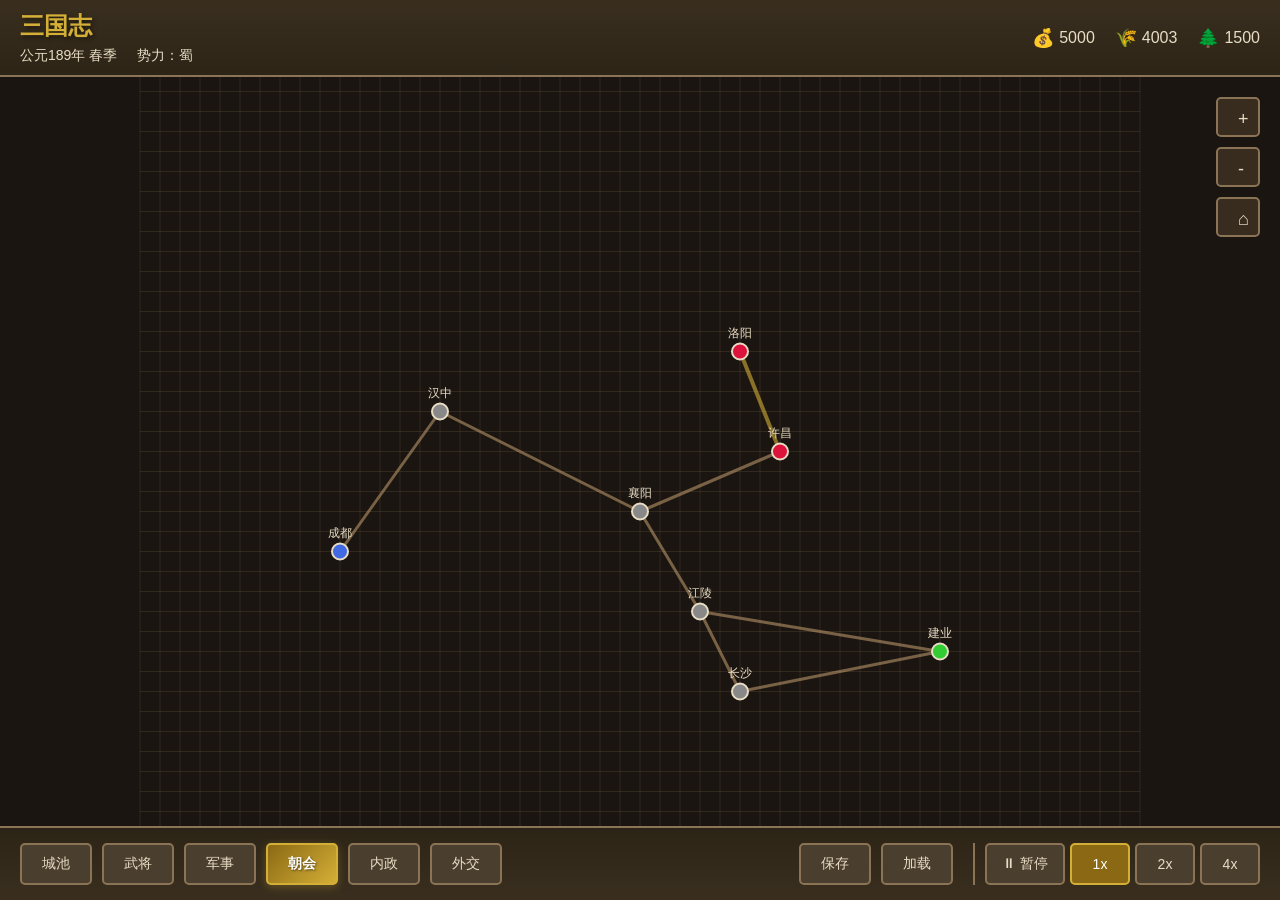
<file: index.html>
<!DOCTYPE html>
<html lang="zh-CN">
<head>
    <meta charset="UTF-8">
    <meta name="viewport" content="width=device-width, initial-scale=1.0">
    <title>三国志策略游戏</title>
    <link rel="stylesheet" href="css/style.css">
</head>
<body>
    <!-- 顶部信息栏 -->
    <header id="game-header">
        <div class="header-left">
            <h1>三国志</h1>
            <div class="game-info">
                <span id="current-date">公元189年 春季</span>
                <span id="player-faction">势力：蜀</span>
            </div>
        </div>
        <div class="header-right">
            <div class="resource-info">
                <span class="resource">
                    <span class="resource-icon">💰</span>
                    <span id="gold">1000</span>
                </span>
                <span class="resource">
                    <span class="resource-icon">🌾</span>
                    <span id="food">1000</span>
                </span>
                <span class="resource">
                    <span class="resource-icon">🌲</span>
                    <span id="wood">500</span>
                </span>
            </div>
        </div>
    </header>

    <!-- 地图容器 -->
    <main id="game-container">
        <canvas id="game-map"></canvas>
        
        <!-- 地图控制按钮 -->
        <div id="map-controls">
            <button id="zoom-in" title="放大">+</button>
            <button id="zoom-out" title="缩小">-</button>
            <button id="reset-view" title="重置视图">⌂</button>
        </div>

        <!-- 信息面板 -->
        <div id="info-panel" class="panel hidden">
            <div class="panel-header">
                <h3 id="panel-title">信息</h3>
                <button class="close-btn">×</button>
            </div>
            <div class="panel-content" id="panel-content">
                <!-- 动态内容 -->
            </div>
        </div>
    </main>

    <!-- 底部控制栏 -->
    <footer id="game-footer">
        <div class="control-buttons">
            <button id="btn-cities">城池</button>
            <button id="btn-generals">武将</button>
            <button id="btn-military">军事</button>
            <button id="btn-court">朝会</button>
            <button id="btn-internal">内政</button>
            <button id="btn-diplomacy">外交</button>
        </div>
        <div class="game-controls">
            <button id="btn-save">保存</button>
            <button id="btn-load">加载</button>
            <div class="time-controls">
                <button id="btn-pause" class="time-btn">⏸ 暂停</button>
                <button id="btn-speed-1x" class="time-btn active">1x</button>
                <button id="btn-speed-2x" class="time-btn">2x</button>
                <button id="btn-speed-4x" class="time-btn">4x</button>
            </div>
        </div>
    </footer>

    <!-- 加载提示 -->
    <div id="loading" class="hidden">
        <div class="loading-content">
            <div class="spinner"></div>
            <p>加载中...</p>
        </div>
    </div>

    <!-- JavaScript模块 -->
    <script type="module" src="js/main.js"></script>
</body>
</html>
</file>
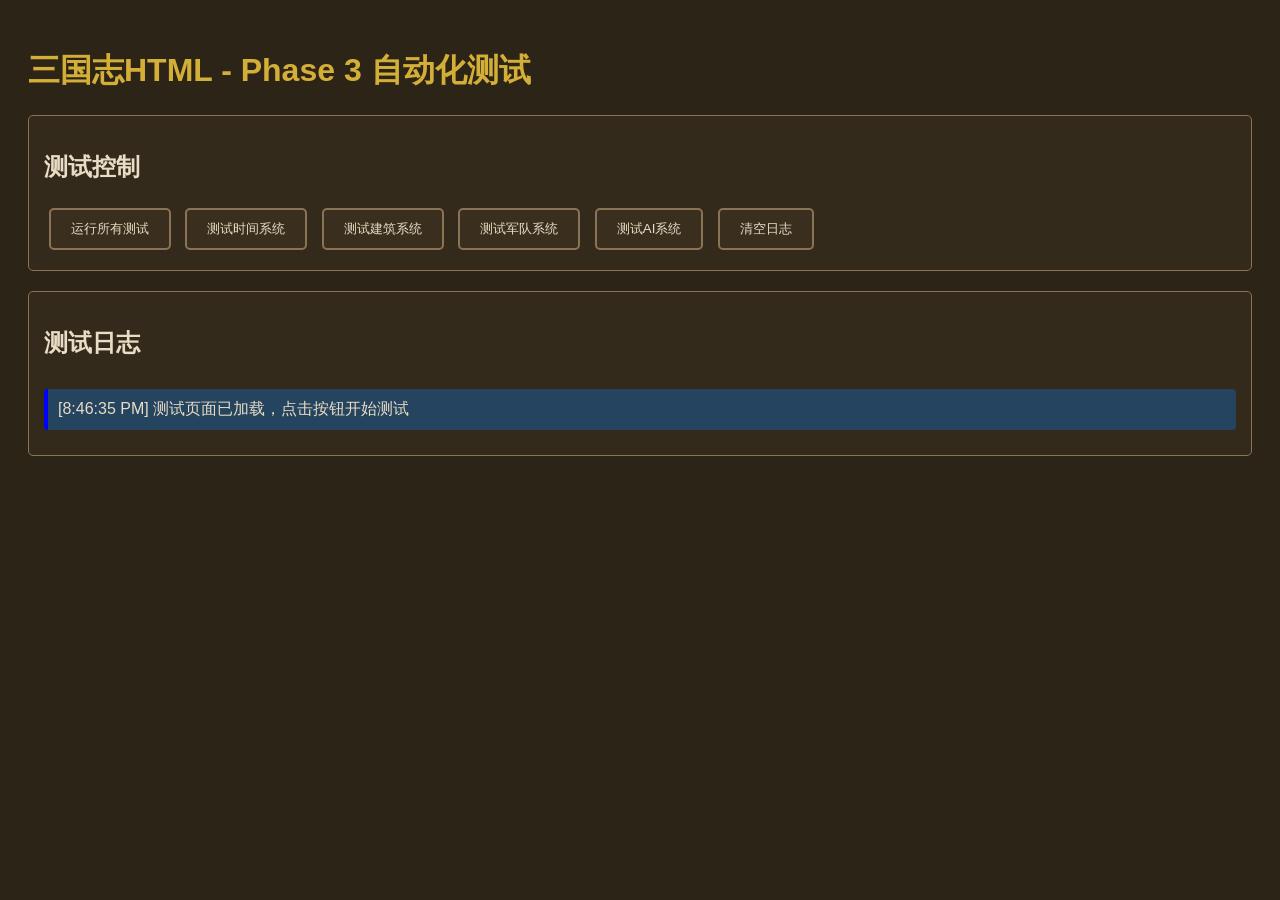
<file: test.html>
<!DOCTYPE html>
<html lang="zh-CN">
<head>
    <meta charset="UTF-8">
    <meta name="viewport" content="width=device-width, initial-scale=1.0">
    <title>Phase 3 自动化测试</title>
    <style>
        body {
            font-family: "Microsoft YaHei", sans-serif;
            background-color: #2c2416;
            color: #e8dcc4;
            padding: 20px;
        }
        h1 {
            color: #d4af37;
        }
        .test-section {
            margin: 20px 0;
            padding: 15px;
            background-color: rgba(58, 47, 31, 0.6);
            border: 1px solid #8b7355;
            border-radius: 5px;
        }
        .test-result {
            padding: 10px;
            margin: 10px 0;
            border-radius: 4px;
        }
        .pass {
            background-color: rgba(0, 128, 0, 0.3);
            border-left: 4px solid green;
        }
        .fail {
            background-color: rgba(255, 0, 0, 0.3);
            border-left: 4px solid red;
        }
        .info {
            background-color: rgba(0, 128, 255, 0.3);
            border-left: 4px solid blue;
        }
        button {
            padding: 10px 20px;
            background-color: #3a2f1f;
            border: 2px solid #8b7355;
            border-radius: 5px;
            color: #e8dcc4;
            cursor: pointer;
            margin: 5px;
        }
        button:hover {
            background-color: #4a3f2f;
        }
        #test-log {
            max-height: 400px;
            overflow-y: auto;
        }
    </style>
</head>
<body>
    <h1>三国志HTML - Phase 3 自动化测试</h1>
    
    <div class="test-section">
        <h2>测试控制</h2>
        <button onclick="runAllTests()">运行所有测试</button>
        <button onclick="runTimeTest()">测试时间系统</button>
        <button onclick="runBuildingTest()">测试建筑系统</button>
        <button onclick="runMilitaryTest()">测试军队系统</button>
        <button onclick="runAITest()">测试AI系统</button>
        <button onclick="clearLog()">清空日志</button>
    </div>
    
    <div class="test-section">
        <h2>测试日志</h2>
        <div id="test-log"></div>
    </div>
    
    <script type="module">
        import { gameState } from './js/data/gameState.js';
        
        window.gameState = gameState;
        let testResults = [];
        
        function log(message, type = 'info') {
            const logDiv = document.getElementById('test-log');
            const resultDiv = document.createElement('div');
            resultDiv.className = `test-result ${type}`;
            resultDiv.textContent = `[${new Date().toLocaleTimeString()}] ${message}`;
            logDiv.appendChild(resultDiv);
            logDiv.scrollTop = logDiv.scrollHeight;
            
            testResults.push({ message, type, time: new Date() });
        }
        
        window.log = log;
        
        window.clearLog = function() {
            document.getElementById('test-log').innerHTML = '';
            testResults = [];
        };
        
        // 测试时间系统
        window.runTimeTest = function() {
            log('===== 开始测试时间系统 =====', 'info');
            
            try {
                // 初始化游戏
                gameState.initialize('shu');
                log('✓ 游戏初始化成功', 'pass');
                
                const state = gameState.getState();
                const initialTurn = state.currentTurn;
                log(`初始回合: ${initialTurn}`, 'info');
                
                // 测试速度设置
                gameState.setGameSpeed(1);
                if (gameState.getGameSpeed() === 1) {
                    log('✓ 设置速度为1x成功', 'pass');
                } else {
                    log('✗ 速度设置失败', 'fail');
                }
                
                // 模拟时间推进
                gameState.advanceDays(10);
                const newTurn = state.currentTurn;
                if (newTurn === initialTurn + 10) {
                    log(`✓ 时间推进正确: ${initialTurn} -> ${newTurn}`, 'pass');
                } else {
                    log(`✗ 时间推进错误: 期望${initialTurn + 10}, 实际${newTurn}`, 'fail');
                }
                
                // 测试季节变化
                const initialSeason = state.currentSeason;
                gameState.advanceDays(30);
                if (state.currentSeason !== initialSeason) {
                    log(`✓ 季节变化正确: ${initialSeason} -> ${state.currentSeason}`, 'pass');
                } else {
                    log(`季节: ${state.currentSeason} (可能需要更多天数)`, 'info');
                }
                
                log('===== 时间系统测试完成 =====', 'info');
            } catch (error) {
                log(`✗ 测试失败: ${error.message}`, 'fail');
                console.error(error);
            }
        };
        
        // 测试建筑系统
        window.runBuildingTest = function() {
            log('===== 开始测试建筑系统 =====', 'info');
            
            try {
                const state = gameState.getState();
                const playerFaction = gameState.getPlayerFaction();
                
                // 给玩家足够的资源
                playerFaction.resources.gold = 10000;
                playerFaction.resources.wood = 10000;
                playerFaction.resources.food = 10000;
                log('设置玩家资源: 10000金/木/粮', 'info');
                
                // 获取第一个城池
                const cityId = playerFaction.cities[0];
                const city = state.cities[cityId];
                log(`测试城池: ${city.name}`, 'info');
                
                const initialGold = playerFaction.resources.gold;
                
                // 尝试建造农田
                const result = gameState.buildOrUpgradeBuilding(cityId, 'farm');
                if (result.success) {
                    log(`✓ 建造${result.building.name}成功`, 'pass');
                    
                    // 检查资源是否扣除
                    if (playerFaction.resources.gold < initialGold) {
                        log('✓ 资源正确扣除', 'pass');
                    } else {
                        log('✗ 资源未扣除', 'fail');
                    }
                    
                    // 检查建筑是否在建造中
                    const building = city.buildings.find(b => b.type === 'farm');
                    if (building && building.underConstruction) {
                        log('✓ 建筑进入建造状态', 'pass');
                        
                        // 推进时间直到建造完成
                        gameState.advanceDays(building.remainingDays + 1);
                        gameState.updateConstructions();
                        
                        if (!building.underConstruction) {
                            log('✓ 建筑建造完成', 'pass');
                        } else {
                            log('✗ 建筑未完成', 'fail');
                        }
                    }
                } else {
                    log(`✗ 建造失败: ${result.message}`, 'fail');
                }
                
                log('===== 建筑系统测试完成 =====', 'info');
            } catch (error) {
                log(`✗ 测试失败: ${error.message}`, 'fail');
                console.error(error);
            }
        };
        
        // 测试军队系统
        window.runMilitaryTest = function() {
            log('===== 开始测试军队系统 =====', 'info');
            
            try {
                const state = gameState.getState();
                const playerFaction = gameState.getPlayerFaction();
                
                // 给玩家足够的资源
                playerFaction.resources.gold = 10000;
                playerFaction.resources.food = 10000;
                log('设置玩家资源: 10000金/粮', 'info');
                
                // 获取城池和武将
                const cityId = playerFaction.cities[0];
                const generalId = playerFaction.generals[0];
                
                const city = state.cities[cityId];
                const general = state.generals[generalId];
                
                log(`测试城池: ${city.name}`, 'info');
                log(`测试武将: ${general.name}`, 'info');
                
                const initialGold = playerFaction.resources.gold;
                const initialArmyCount = Object.keys(state.armies || {}).length;
                
                // 招募军队
                const result = gameState.recruitArmy(cityId, generalId, 100);
                
                if (result.success) {
                    log('✓ 招募军队成功', 'pass');
                    
                    // 检查资源扣除
                    if (playerFaction.resources.gold < initialGold) {
                        log('✓ 资源正确扣除', 'pass');
                    } else {
                        log('✗ 资源未扣除', 'fail');
                    }
                    
                    // 检查军队是否创建
                    const newArmyCount = Object.keys(state.armies || {}).length;
                    if (newArmyCount === initialArmyCount + 1) {
                        log('✓ 军队创建成功', 'pass');
                        
                        // 检查军队属性
                        const army = result.army;
                        if (army.troops === 100 && army.general === generalId) {
                            log('✓ 军队属性正确', 'pass');
                        } else {
                            log('✗ 军队属性错误', 'fail');
                        }
                    } else {
                        log('✗ 军队未创建', 'fail');
                    }
                } else {
                    log(`✗ 招募失败: ${result.message}`, 'fail');
                }
                
                log('===== 军队系统测试完成 =====', 'info');
            } catch (error) {
                log(`✗ 测试失败: ${error.message}`, 'fail');
                console.error(error);
            }
        };
        
        // 测试AI系统
        window.runAITest = function() {
            log('===== 开始测试AI系统 =====', 'info');
            
            try {
                const state = gameState.getState();
                
                // 获取AI势力
                const aiFaction = state.factions.wei;
                
                // 给AI足够的资源
                aiFaction.resources.gold = 10000;
                aiFaction.resources.wood = 10000;
                aiFaction.resources.food = 10000;
                log('设置AI资源: 10000金/木/粮', 'info');
                
                const aiCity = state.cities[aiFaction.cities[0]];
                const initialBuildings = aiCity.buildings.length;
                
                log(`AI城池: ${aiCity.name}, 初始建筑数: ${initialBuildings}`, 'info');
                
                // 让AI进行决策
                log('让AI进行100天的发展...', 'info');
                for (let i = 0; i < 100; i++) {
                    gameState.advanceDays(1);
                }
                
                // 检查AI是否建造了建筑
                const newBuildings = aiCity.buildings.length;
                if (newBuildings > initialBuildings) {
                    log(`✓ AI成功建造建筑 (${initialBuildings} -> ${newBuildings})`, 'pass');
                    
                    // 列出AI建造的建筑
                    aiCity.buildings.forEach(b => {
                        log(`  - ${b.name} Lv${b.level}`, 'info');
                    });
                } else {
                    log('⚠ AI未建造新建筑（可能资源不足或决策时机未到）', 'info');
                }
                
                log('===== AI系统测试完成 =====', 'info');
            } catch (error) {
                log(`✗ 测试失败: ${error.message}`, 'fail');
                console.error(error);
            }
        };
        
        // 运行所有测试
        window.runAllTests = function() {
            clearLog();
            log('========================================', 'info');
            log('    三国志HTML - Phase 3 自动化测试    ', 'info');
            log('========================================', 'info');
            
            setTimeout(() => runTimeTest(), 100);
            setTimeout(() => runBuildingTest(), 500);
            setTimeout(() => runMilitaryTest(), 1000);
            setTimeout(() => runAITest(), 1500);
            setTimeout(() => {
                log('========================================', 'info');
                log('          所有测试完成          ', 'info');
                log('========================================', 'info');
                
                // 统计结果
                const passed = testResults.filter(r => r.type === 'pass').length;
                const failed = testResults.filter(r => r.type === 'fail').length;
                log(`通过: ${passed}, 失败: ${failed}`, 'info');
            }, 2000);
        };
        
        // 页面加载后自动运行测试
        window.addEventListener('load', () => {
            log('测试页面已加载，点击按钮开始测试', 'info');
        });
    </script>
</body>
</html>
</file>
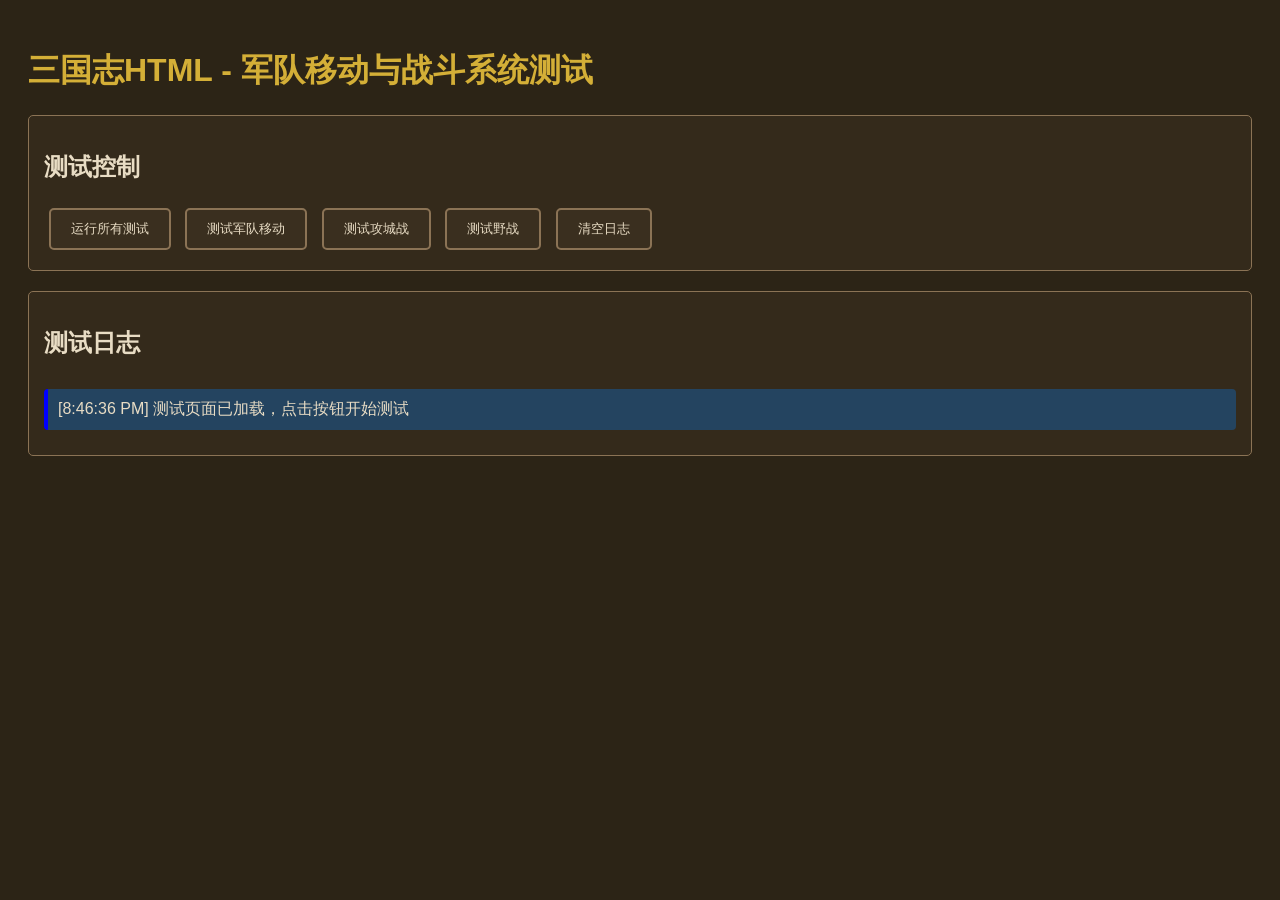
<file: test_combat.html>
<!DOCTYPE html>
<html lang="zh-CN">
<head>
    <meta charset="UTF-8">
    <meta name="viewport" content="width=device-width, initial-scale=1.0">
    <title>军队移动与战斗系统测试</title>
    <style>
        body {
            font-family: "Microsoft YaHei", sans-serif;
            background-color: #2c2416;
            color: #e8dcc4;
            padding: 20px;
        }
        h1 {
            color: #d4af37;
        }
        .test-section {
            margin: 20px 0;
            padding: 15px;
            background-color: rgba(58, 47, 31, 0.6);
            border: 1px solid #8b7355;
            border-radius: 5px;
        }
        .test-result {
            padding: 10px;
            margin: 10px 0;
            border-radius: 4px;
        }
        .pass {
            background-color: rgba(0, 128, 0, 0.3);
            border-left: 4px solid green;
        }
        .fail {
            background-color: rgba(255, 0, 0, 0.3);
            border-left: 4px solid red;
        }
        .info {
            background-color: rgba(0, 128, 255, 0.3);
            border-left: 4px solid blue;
        }
        button {
            padding: 10px 20px;
            background-color: #3a2f1f;
            border: 2px solid #8b7355;
            border-radius: 5px;
            color: #e8dcc4;
            cursor: pointer;
            margin: 5px;
        }
        button:hover {
            background-color: #4a3f2f;
        }
        #test-log {
            max-height: 500px;
            overflow-y: auto;
        }
    </style>
</head>
<body>
    <h1>三国志HTML - 军队移动与战斗系统测试</h1>
    
    <div class="test-section">
        <h2>测试控制</h2>
        <button onclick="runAllTests()">运行所有测试</button>
        <button onclick="testArmyMovement()">测试军队移动</button>
        <button onclick="testSiege()">测试攻城战</button>
        <button onclick="testFieldBattle()">测试野战</button>
        <button onclick="clearLog()">清空日志</button>
    </div>
    
    <div class="test-section">
        <h2>测试日志</h2>
        <div id="test-log"></div>
    </div>
    
    <script type="module">
        import { gameState } from './js/data/gameState.js';
        
        window.gameState = gameState;
        let testResults = [];
        
        function log(message, type = 'info') {
            const logDiv = document.getElementById('test-log');
            const resultDiv = document.createElement('div');
            resultDiv.className = `test-result ${type}`;
            resultDiv.textContent = `[${new Date().toLocaleTimeString()}] ${message}`;
            logDiv.appendChild(resultDiv);
            logDiv.scrollTop = logDiv.scrollHeight;
            
            testResults.push({ message, type, time: new Date() });
        }
        
        window.log = log;
        
        window.clearLog = function() {
            document.getElementById('test-log').innerHTML = '';
            testResults = [];
        };
        
        // 测试军队移动
        window.testArmyMovement = function() {
            log('===== 开始测试军队移动 =====', 'info');
            
            try {
                // 初始化游戏
                gameState.initGame('shu');
                const state = gameState.getState();
                const playerFaction = gameState.getPlayerFaction();
                
                // 给玩家资源
                playerFaction.resources.gold = 10000;
                playerFaction.resources.food = 10000;
                
                // 招募军队
                const cityId = playerFaction.cities[0];
                const generalId = playerFaction.generals[0];
                const city = state.cities[cityId];
                
                log(`在 ${city.name} 招募军队`, 'info');
                const result = gameState.recruitArmy(cityId, generalId, 100);
                
                if (!result.success) {
                    log(`✗ 招募失败: ${result.message}`, 'fail');
                    return;
                }
                
                log('✓ 招募军队成功', 'pass');
                const armyId = result.army.id;
                const army = state.armies[armyId];
                
                const initialX = army.x;
                const initialY = army.y;
                log(`初始位置: (${initialX.toFixed(2)}, ${initialY.toFixed(2)})`, 'info');
                
                // 移动军队
                const targetX = initialX + 5;
                const targetY = initialY + 5;
                log(`移动到目标: (${targetX.toFixed(2)}, ${targetY.toFixed(2)})`, 'info');
                
                const moveResult = gameState.moveArmy(armyId, targetX, targetY);
                
                if (!moveResult.success) {
                    log(`✗ 移动失败: ${moveResult.message}`, 'fail');
                    return;
                }
                
                log('✓ 军队开始移动', 'pass');
                
                // 检查军队状态
                if (army.mission === 'moving') {
                    log('✓ 军队状态设置为"移动中"', 'pass');
                } else {
                    log(`✗ 军队状态错误: ${army.mission}`, 'fail');
                }
                
                if (army.destination && army.destination.x === targetX && army.destination.y === targetY) {
                    log('✓ 目标位置设置正确', 'pass');
                } else {
                    log('✗ 目标位置设置错误', 'fail');
                }
                
                // 模拟时间推进，检查移动
                log('模拟军队移动...', 'info');
                for (let i = 0; i < 100; i++) {
                    gameState.update(0.1); // 模拟0.1秒
                    
                    if (army.mission === 'idle') {
                        log(`✓ 军队到达目标位置: (${army.x.toFixed(2)}, ${army.y.toFixed(2)})`, 'pass');
                        break;
                    }
                }
                
                if (army.mission === 'moving') {
                    log('⚠ 军队仍在移动中（可能需要更多时间）', 'info');
                }
                
                log('===== 军队移动测试完成 =====', 'info');
            } catch (error) {
                log(`✗ 测试失败: ${error.message}`, 'fail');
                console.error(error);
            }
        };
        
        // 测试攻城战
        window.testSiege = function() {
            log('===== 开始测试攻城战 =====', 'info');
            
            try {
                // 初始化游戏
                gameState.initialize('shu');
                const state = gameState.getState();
                const playerFaction = gameState.getPlayerFaction();
                
                // 给玩家资源
                playerFaction.resources.gold = 20000;
                playerFaction.resources.food = 20000;
                
                // 找到一个敌对城池
                const enemyCity = Object.values(state.cities).find(c => c.owner !== playerFaction.id);
                
                if (!enemyCity) {
                    log('✗ 未找到敌对城池', 'fail');
                    return;
                }
                
                log(`目标城池: ${enemyCity.name}`, 'info');
                log(`城池位置: (${enemyCity.position.x}, ${enemyCity.position.y})`, 'info');
                
                // 招募强大的军队
                const cityId = playerFaction.cities[0];
                const generalId = playerFaction.generals[0];
                
                log('招募强大军队（1000士兵）', 'info');
                const result = gameState.recruitArmy(cityId, generalId, 1000);
                
                if (!result.success) {
                    log(`✗ 招募失败: ${result.message}`, 'fail');
                    return;
                }
                
                const armyId = result.army.id;
                const army = state.armies[armyId];
                
                log('✓ 招募成功', 'pass');
                log(`军队兵力: ${army.troops}`, 'info');
                
                // 移动到敌对城池
                log(`移动到敌城 ${enemyCity.name}`, 'info');
                gameState.moveArmy(armyId, enemyCity.position.x, enemyCity.position.y);
                
                const initialOwner = enemyCity.owner;
                const initialTroops = army.troops;
                
                // 模拟移动直到到达
                let moved = false;
                for (let i = 0; i < 200; i++) {
                    gameState.update(0.1);
                    
                    if (army.mission === 'idle' || !state.armies[armyId]) {
                        moved = true;
                        break;
                    }
                }
                
                if (!moved) {
                    log('⚠ 军队仍在移动中', 'info');
                } else {
                    // 检查战斗结果
                    if (!state.armies[armyId]) {
                        log('✗ 军队在攻城中全灭', 'fail');
                    } else if (enemyCity.owner === playerFaction.id) {
                        const casualties = initialTroops - army.troops;
                        log(`✓ 攻城成功！占领了 ${enemyCity.name}`, 'pass');
                        log(`损失士兵: ${casualties}`, 'info');
                        log(`剩余兵力: ${army.troops}`, 'info');
                    } else if (enemyCity.owner === initialOwner) {
                        log('⚠ 攻城失败或未触发战斗', 'info');
                        if (state.armies[armyId]) {
                            log(`剩余兵力: ${state.armies[armyId].troops}`, 'info');
                        }
                    }
                }
                
                log('===== 攻城战测试完成 =====', 'info');
            } catch (error) {
                log(`✗ 测试失败: ${error.message}`, 'fail');
                console.error(error);
            }
        };
        
        // 测试野战
        window.testFieldBattle = function() {
            log('===== 开始测试野战 =====', 'info');
            
            try {
                // 初始化游戏
                gameState.initialize('shu');
                const state = gameState.getState();
                const playerFaction = gameState.getPlayerFaction();
                
                // 给双方资源
                playerFaction.resources.gold = 20000;
                playerFaction.resources.food = 20000;
                
                const enemyFaction = state.factions.wei;
                enemyFaction.resources.gold = 20000;
                enemyFaction.resources.food = 20000;
                
                // 招募玩家军队
                const playerCity = playerFaction.cities[0];
                const playerGeneral = playerFaction.generals[0];
                
                log('招募玩家军队（500士兵）', 'info');
                const result1 = gameState.recruitArmy(playerCity, playerGeneral, 500);
                
                if (!result1.success) {
                    log(`✗ 招募失败: ${result1.message}`, 'fail');
                    return;
                }
                
                const army1 = result1.army;
                log('✓ 玩家军队招募成功', 'pass');
                
                // 招募敌军
                const enemyCity = enemyFaction.cities[0];
                const enemyGeneral = enemyFaction.generals[0];
                
                log('招募敌军（500士兵）', 'info');
                const result2 = gameState.recruitArmy(enemyCity, enemyGeneral, 500);
                
                if (!result2.success) {
                    log(`✗ 招募失败: ${result2.message}`, 'fail');
                    return;
                }
                
                const army2 = result2.army;
                log('✓ 敌军招募成功', 'pass');
                
                // 设置军队位置在同一点
                log('将两支军队移动到同一位置', 'info');
                const battleX = 15;
                const battleY = 15;
                
                gameState.moveArmy(army1.id, battleX, battleY);
                gameState.moveArmy(army2.id, battleX, battleY);
                
                const initialTroops1 = army1.troops;
                const initialTroops2 = army2.troops;
                
                // 模拟移动直到相遇
                for (let i = 0; i < 300; i++) {
                    gameState.update(0.1);
                    
                    // 检查是否有军队被消灭
                    if (!state.armies[army1.id] || !state.armies[army2.id]) {
                        break;
                    }
                }
                
                // 检查战斗结果
                const army1Exists = !!state.armies[army1.id];
                const army2Exists = !!state.armies[army2.id];
                
                if (!army1Exists && !army2Exists) {
                    log('✓ 双方军队同归于尽', 'pass');
                } else if (army1Exists && !army2Exists) {
                    const casualties = initialTroops1 - state.armies[army1.id].troops;
                    log('✓ 玩家军队获胜', 'pass');
                    log(`损失: ${casualties}, 剩余: ${state.armies[army1.id].troops}`, 'info');
                } else if (!army1Exists && army2Exists) {
                    const casualties = initialTroops2 - state.armies[army2.id].troops;
                    log('✓ 敌军获胜', 'pass');
                    log(`敌军损失: ${casualties}, 剩余: ${state.armies[army2.id].troops}`, 'info');
                } else {
                    log('⚠ 军队未相遇或战斗未触发', 'info');
                    log(`玩家军队位置: (${army1.x.toFixed(2)}, ${army1.y.toFixed(2)})`, 'info');
                    log(`敌军位置: (${army2.x.toFixed(2)}, ${army2.y.toFixed(2)})`, 'info');
                }
                
                log('===== 野战测试完成 =====', 'info');
            } catch (error) {
                log(`✗ 测试失败: ${error.message}`, 'fail');
                console.error(error);
            }
        };
        
        // 运行所有测试
        window.runAllTests = function() {
            clearLog();
            log('========================================', 'info');
            log('   军队移动与战斗系统 - 完整测试    ', 'info');
            log('========================================', 'info');
            
            setTimeout(() => testArmyMovement(), 100);
            setTimeout(() => testSiege(), 2000);
            setTimeout(() => testFieldBattle(), 4000);
            setTimeout(() => {
                log('========================================', 'info');
                log('          所有测试完成          ', 'info');
                log('========================================', 'info');
                
                // 统计结果
                const passed = testResults.filter(r => r.type === 'pass').length;
                const failed = testResults.filter(r => r.type === 'fail').length;
                log(`通过: ${passed}, 失败: ${failed}`, 'info');
            }, 6000);
        };
        
        // 页面加载后提示
        window.addEventListener('load', () => {
            log('测试页面已加载，点击按钮开始测试', 'info');
        });
    </script>
</body>
</html>
</file>
<file: css/style.css>
/* 全局样式 */
* {
    margin: 0;
    padding: 0;
    box-sizing: border-box;
}

body {
    font-family: "Microsoft YaHei", "SimHei", Arial, sans-serif;
    background-color: #2c2416;
    color: #e8dcc4;
    overflow: hidden;
    height: 100vh;
    display: flex;
    flex-direction: column;
}

/* 顶部信息栏 */
#game-header {
    background: linear-gradient(to bottom, #3a2f1f, #2c2416);
    border-bottom: 2px solid #8b7355;
    padding: 10px 20px;
    display: flex;
    justify-content: space-between;
    align-items: center;
    box-shadow: 0 2px 10px rgba(0, 0, 0, 0.5);
}

#game-header h1 {
    font-size: 24px;
    color: #d4af37;
    text-shadow: 2px 2px 4px rgba(0, 0, 0, 0.5);
    margin-bottom: 5px;
}

.game-info {
    display: flex;
    gap: 20px;
    font-size: 14px;
}

.resource-info {
    display: flex;
    gap: 20px;
    font-size: 16px;
}

.resource {
    display: flex;
    align-items: center;
    gap: 5px;
}

.resource-icon {
    font-size: 18px;
}

/* 地图容器 */
#game-container {
    flex: 1;
    position: relative;
    overflow: hidden;
    background-color: #1a1510;
}

#game-map {
    width: 100%;
    height: 100%;
    cursor: grab;
}

#game-map:active {
    cursor: grabbing;
}

/* 地图控制按钮 */
#map-controls {
    position: absolute;
    top: 20px;
    right: 20px;
    display: flex;
    flex-direction: column;
    gap: 10px;
}

#map-controls button {
    width: 40px;
    height: 40px;
    background-color: rgba(58, 47, 31, 0.9);
    border: 2px solid #8b7355;
    border-radius: 5px;
    color: #e8dcc4;
    font-size: 18px;
    cursor: pointer;
    transition: all 0.2s;
}

#map-controls button:hover {
    background-color: #4a3f2f;
    transform: scale(1.1);
}

/* 信息面板 */
.panel {
    position: absolute;
    top: 20px;
    left: 20px;
    width: 350px;
    max-height: 80%;
    background-color: rgba(42, 36, 22, 0.95);
    border: 3px solid #8b7355;
    border-radius: 8px;
    box-shadow: 0 4px 20px rgba(0, 0, 0, 0.7);
    overflow: hidden;
    transition: all 0.3s;
}

.panel.hidden {
    display: none;
}

.panel-header {
    background: linear-gradient(to bottom, #4a3f2f, #3a2f1f);
    padding: 12px 15px;
    display: flex;
    justify-content: space-between;
    align-items: center;
    border-bottom: 2px solid #8b7355;
}

.panel-header h3 {
    color: #d4af37;
    font-size: 18px;
}

.close-btn {
    background: none;
    border: none;
    color: #e8dcc4;
    font-size: 24px;
    cursor: pointer;
    padding: 0;
    width: 30px;
    height: 30px;
    display: flex;
    align-items: center;
    justify-content: center;
    border-radius: 50%;
    transition: all 0.2s;
}

.close-btn:hover {
    background-color: rgba(139, 115, 85, 0.3);
    color: #d4af37;
}

.panel-content {
    padding: 15px;
    max-height: calc(80vh - 100px);
    overflow-y: auto;
}

.panel-content::-webkit-scrollbar {
    width: 8px;
}

.panel-content::-webkit-scrollbar-track {
    background: rgba(42, 36, 22, 0.3);
}

.panel-content::-webkit-scrollbar-thumb {
    background: #8b7355;
    border-radius: 4px;
}

/* 底部控制栏 */
#game-footer {
    background: linear-gradient(to top, #3a2f1f, #2c2416);
    border-top: 2px solid #8b7355;
    padding: 15px 20px;
    display: flex;
    justify-content: space-between;
    align-items: center;
    box-shadow: 0 -2px 10px rgba(0, 0, 0, 0.5);
}

.control-buttons,
.game-controls {
    display: flex;
    gap: 10px;
    align-items: center;
}

.time-controls {
    display: flex;
    gap: 5px;
    margin-left: 10px;
    padding-left: 10px;
    border-left: 2px solid #8b7355;
}

.time-btn {
    padding: 10px 15px;
    min-width: 60px;
}

.time-btn.active {
    background-color: #8b6914;
    border-color: #d4af37;
    color: #fff;
}

button {
    padding: 10px 20px;
    background-color: #4a3f2f;
    border: 2px solid #8b7355;
    border-radius: 5px;
    color: #e8dcc4;
    font-size: 14px;
    cursor: pointer;
    transition: all 0.2s;
    font-family: inherit;
}

button:hover {
    background-color: #5a4f3f;
    border-color: #9b8365;
    transform: translateY(-2px);
}

button:active {
    transform: translateY(0);
}

button.primary {
    background-color: #8b6914;
    border-color: #d4af37;
    color: #fff;
    font-weight: bold;
}

button.primary:hover {
    background-color: #a07c1a;
}

button:disabled {
    background-color: #3a2f1f;
    border-color: #5a4f3f;
    color: #6a5f4f;
    cursor: not-allowed;
    transform: none;
}

/* 加载提示 */
#loading {
    position: fixed;
    top: 0;
    left: 0;
    width: 100%;
    height: 100%;
    background-color: rgba(28, 21, 16, 0.9);
    display: flex;
    align-items: center;
    justify-content: center;
    z-index: 9999;
}

#loading.hidden {
    display: none;
}

.loading-content {
    text-align: center;
}

.spinner {
    width: 50px;
    height: 50px;
    border: 4px solid rgba(212, 175, 55, 0.3);
    border-top: 4px solid #d4af37;
    border-radius: 50%;
    animation: spin 1s linear infinite;
    margin: 0 auto 20px;
}

@keyframes spin {
    0% { transform: rotate(0deg); }
    100% { transform: rotate(360deg); }
}

/* 信息项样式 */
.info-item {
    margin-bottom: 10px;
    padding: 8px;
    background-color: rgba(58, 47, 31, 0.5);
    border-radius: 4px;
}

.info-label {
    color: #d4af37;
    font-weight: bold;
    margin-right: 10px;
}

.info-value {
    color: #e8dcc4;
}

/* 响应式设计 */
@media (max-width: 768px) {
    #game-header {
        flex-direction: column;
        gap: 10px;
    }

    #game-footer {
        flex-direction: column;
        gap: 10px;
    }

    .control-buttons {
        flex-wrap: wrap;
        justify-content: center;
    }

    .panel {
        width: 90%;
        left: 5%;
    }
}

/* 军事面板样式 */
.military-panel {
    padding: 10px;
}

.army-list {
    display: flex;
    flex-direction: column;
    gap: 10px;
    margin-bottom: 20px;
    max-height: 200px;
    overflow-y: auto;
}

.army-item {
    padding: 10px;
    background-color: rgba(58, 47, 31, 0.6);
    border: 1px solid #8b7355;
    border-radius: 5px;
}

.recruit-section {
    margin-top: 20px;
}

.recruit-form {
    display: flex;
    flex-direction: column;
    gap: 10px;
}

.recruit-form label {
    color: #d4af37;
    font-weight: bold;
    margin-top: 10px;
}

.recruit-form select,
.recruit-form input {
    padding: 8px;
    background-color: rgba(58, 47, 31, 0.6);
    border: 1px solid #8b7355;
    border-radius: 4px;
    color: #e8dcc4;
    font-size: 14px;
}

.cost-info {
    padding: 10px;
    background-color: rgba(139, 115, 85, 0.2);
    border-left: 3px solid #d4af37;
    margin: 10px 0;
}

/* 朝会系统样式 */
.court-meeting {
    padding: 10px;
}

.court-event-item {
    animation: fadeIn 0.5s ease-in;
}

@keyframes fadeIn {
    from {
        opacity: 0;
        transform: translateY(-10px);
    }
    to {
        opacity: 1;
        transform: translateY(0);
    }
}

.court-option-btn {
    transition: all 0.3s ease;
}

.court-option-btn:hover {
    background: rgba(212, 175, 55, 0.4) !important;
    border-color: #f4d47f !important;
    transform: translateX(5px);
}

.court-option-btn:active {
    transform: translateX(5px) scale(0.98);
}

/* 朝会按钮特殊样式 */
#btn-court {
    background: linear-gradient(135deg, #8b6914 0%, #d4af37 100%);
    border-color: #d4af37;
    color: #fff;
    font-weight: bold;
    text-shadow: 1px 1px 2px rgba(0, 0, 0, 0.5);
    box-shadow: 0 2px 8px rgba(212, 175, 55, 0.3);
}

#btn-court:hover {
    background: linear-gradient(135deg, #a07c1a 0%, #f4d47f 100%);
    box-shadow: 0 4px 12px rgba(212, 175, 55, 0.5);
}

.action-btn {
    width: 100%;
    margin-top: 10px;
    padding: 12px;
    background: linear-gradient(to bottom, #8b6914, #6a5214);
    border: 2px solid #d4af37;
    color: white;
    font-weight: bold;
    cursor: pointer;
    transition: all 0.3s;
}

.action-btn:hover {
    background: linear-gradient(to bottom, #a07c1a, #8b6914);
    transform: translateY(-2px);
    box-shadow: 0 4px 12px rgba(212, 175, 55, 0.4);
}
</file>
